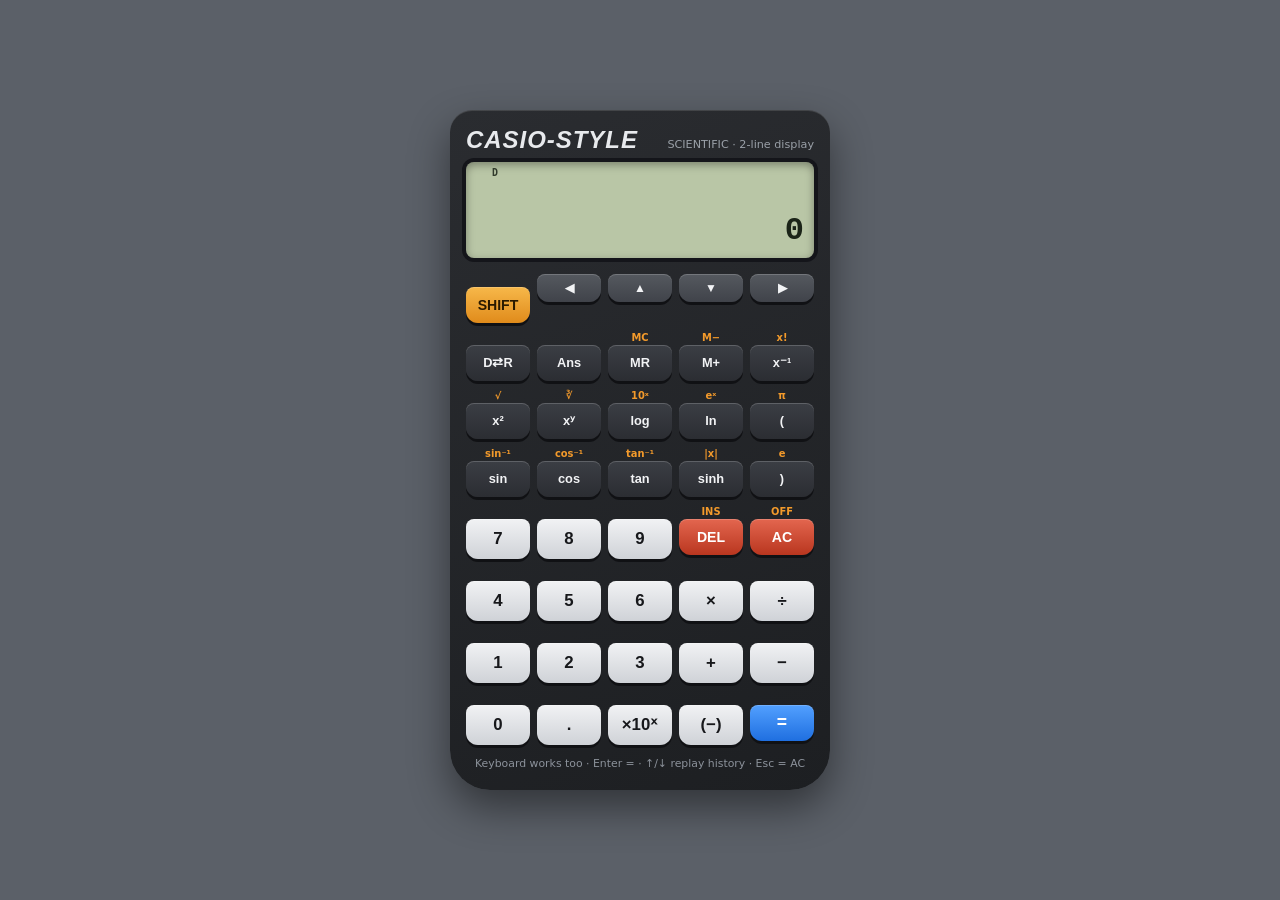
<file: index.html>
<!DOCTYPE html>
<html lang="en">
<head>
<meta charset="UTF-8">
<meta name="viewport" content="width=device-width, initial-scale=1">
<title>Casio-style Scientific Calculator</title>
<meta name="theme-color" content="#2a2c30">
<link rel="manifest" href="manifest.webmanifest">
<link rel="icon" href="icon-192.png">
<link rel="apple-touch-icon" href="icon-192.png">
<meta name="apple-mobile-web-app-capable" content="yes">
<meta name="mobile-web-app-capable" content="yes">
<link rel="stylesheet" href="style.css">
</head>
<body>
<main class="calc">
  <div class="brand"><b>CASIO-STYLE</b><span>SCIENTIFIC · 2-line display</span></div>
  <section class="lcd" aria-label="Display">
    <div class="ind"><span id="iS">S</span><span id="iD">D</span><span id="iR">R</span><span id="iM">M</span></div>
    <input id="expr" type="text" autocomplete="off" spellcheck="false" aria-label="Expression" autofocus>
    <div id="result" aria-live="polite">0</div>
  </section>
  <section class="pad" id="pad" aria-label="Keypad"></section>
  <div class="hint">Keyboard works too · Enter = · ↑/↓ replay history · Esc = AC</div>
</main>

<script src="script.js"></script>
</body>
</html>
</file>
<file: style.css>
:root { --shell:#2a2c30; --shell2:#1d1f22; --lcd:#b9c6a6; --lcd-ink:#1b2418; --orange:#f39a2b; --red:#d9462f; }
* { box-sizing: border-box; -webkit-tap-highlight-color: transparent; }
body { margin:0; min-height:100vh; display:grid; place-items:center; background:#5b6068; padding:12px;
       font-family: "Segoe UI", system-ui, sans-serif; }
.calc { width:100%; max-width:380px; padding:18px 16px 20px; border-radius:22px 22px 40px 40px;
        background:linear-gradient(160deg,var(--shell),var(--shell2)); box-shadow:0 18px 40px rgba(0,0,0,.45), inset 0 1px 0 rgba(255,255,255,.12); }
.brand { display:flex; justify-content:space-between; align-items:baseline; color:#e8eaed; margin-bottom:10px; }
.brand b { font:italic 800 1.5rem/1 "Trebuchet MS", sans-serif; letter-spacing:.04em; }
.brand span { font-size:.7rem; color:#9aa0a8; }
.lcd { background:var(--lcd); color:var(--lcd-ink); border-radius:8px; padding:6px 10px 8px;
       box-shadow:inset 0 3px 8px rgba(0,0,0,.35), 0 0 0 4px #14151a; margin-bottom:16px; }
.ind { display:flex; gap:10px; font:700 .62rem/1 monospace; min-height:12px; opacity:.85; }
.ind span { visibility:hidden; } .ind span.on { visibility:visible; }
#expr { width:100%; background:transparent; border:0; outline:0; color:inherit; font:600 1.15rem/1.6 "Courier New", monospace; text-align:left; }
#result { text-align:right; font:700 2rem/1.2 "Courier New", monospace; min-height:2.4rem; overflow-x:auto; white-space:nowrap; }
#result.err { font-size:1.2rem; }
.pad { display:grid; grid-template-columns:repeat(5,1fr); gap:9px 7px; }
.k { position:relative; padding-top:13px; }
.k .sh { position:absolute; top:0; left:0; right:0; text-align:center; font-size:.62rem; color:var(--orange); font-weight:700; line-height:12px; white-space:nowrap; }
button { width:100%; height:36px; border:0; border-radius:8px 8px 12px 12px; cursor:pointer; font:600 .88rem "Segoe UI", sans-serif;
         color:#f2f3f5; background:linear-gradient(#4a4e55,#383b41); box-shadow:0 3px 0 #101114, inset 0 1px 0 rgba(255,255,255,.18); }
button:active { transform:translateY(2px); box-shadow:0 1px 0 #101114; }
button:focus-visible { outline:3px solid #6fb3ff; outline-offset:2px; }
.num button { background:linear-gradient(#f1f2f4,#cfd2d7); color:#17181b; font-size:1.05rem; height:40px; }
.fnk button { background:linear-gradient(#3b3e44,#2b2d32); font-size:.8rem; }
.shift button { background:linear-gradient(#f7b84a,#e08b1b); color:#2a1a00; }
.shift.on button { box-shadow:0 0 0 3px #fff6, 0 3px 0 #101114; }
.del button { background:linear-gradient(#e3664f,#b9361f); color:#fff; }
.eq button { background:linear-gradient(#52a0ff,#1f6fe0); color:#fff; font-size:1.1rem; }
.nav button { height:28px; font-size:.75rem; background:linear-gradient(#55595f,#40434a); }
.nav.k { padding-top:0; }
.hint { margin-top:12px; text-align:center; font-size:.68rem; color:#8c929b; }
</file>
